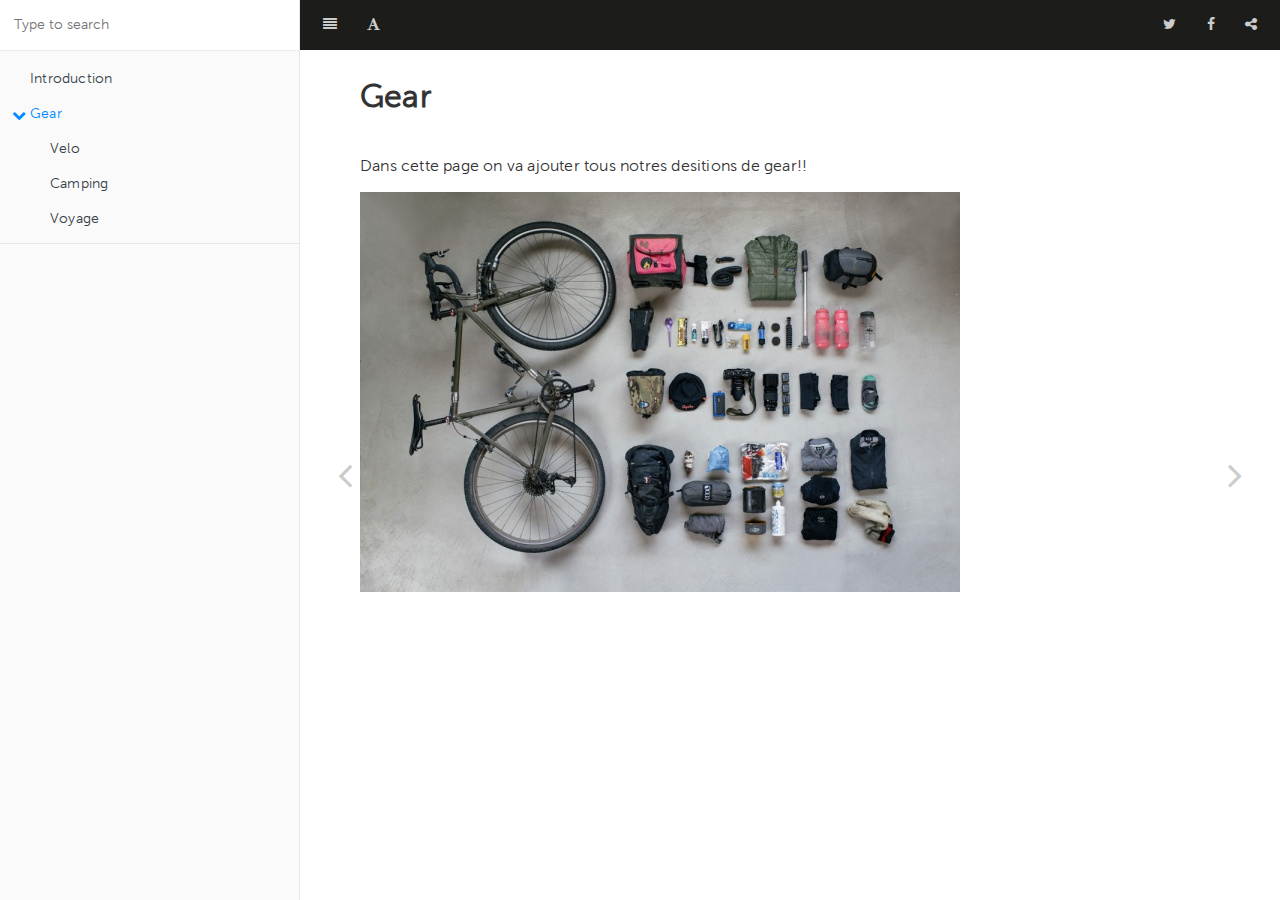
<file: Gear/index.html>
<!DOCTYPE HTML>
<html lang="" >
    <head>
        <meta charset="UTF-8">
        <meta content="text/html; charset=utf-8" http-equiv="Content-Type">
        <title>Gear · GitBook</title>
        <meta http-equiv="X-UA-Compatible" content="IE=edge" />
        <meta name="description" content="">
        <meta name="generator" content="GitBook 3.2.2">
        <meta name="author" content="Fujitsu RunMyprocess">
        
        
    
    <link rel="stylesheet" href="../gitbook/style.css">

    
            
                
                <link rel="stylesheet" href="../gitbook/gitbook-plugin-expandable-chapters/expandable-chapters.css">
                
            
                
                <link rel="stylesheet" href="../gitbook/gitbook-plugin-highlight/website.css">
                
            
                
                <link rel="stylesheet" href="../gitbook/gitbook-plugin-search/search.css">
                
            
                
                <link rel="stylesheet" href="../gitbook/gitbook-plugin-fontsettings/website.css">
                
            
        

    

    
        
        <link rel="stylesheet" href="../styles/website.css">
        
    
        
    
        
    
        
    
        
    
        
    

        
    
    
    <meta name="HandheldFriendly" content="true"/>
    <meta name="viewport" content="width=device-width, initial-scale=1, user-scalable=no">
    <meta name="apple-mobile-web-app-capable" content="yes">
    <meta name="apple-mobile-web-app-status-bar-style" content="black">
    <link rel="apple-touch-icon-precomposed" sizes="152x152" href="../gitbook/images/apple-touch-icon-precomposed-152.png">
    <link rel="shortcut icon" href="../gitbook/images/favicon.ico" type="image/x-icon">

    
    <link rel="next" href="velo.html" />
    
    
    <link rel="prev" href="../" />
    

    </head>
    <body>
        
<div class="book">
    <div class="book-summary">
        
            
<div id="book-search-input" role="search">
    <input type="text" placeholder="Type to search" />
</div>

            
                <nav role="navigation">
                


<ul class="summary">
    
    

    

    
        
        
    
        <li class="chapter " data-level="1.1" data-path="../">
            
                <a href="../">
            
                    
                    Introduction
            
                </a>
            

            
        </li>
    
        <li class="chapter active" data-level="1.2" data-path="./">
            
                <a href="./">
            
                    
                    Gear
            
                </a>
            

            
            <ul class="articles">
                
    
        <li class="chapter " data-level="1.2.1" data-path="velo.html">
            
                <a href="velo.html">
            
                    
                    Velo
            
                </a>
            

            
        </li>
    
        <li class="chapter " data-level="1.2.2" data-path="camping.html">
            
                <a href="camping.html">
            
                    
                    Camping
            
                </a>
            

            
        </li>
    
        <li class="chapter " data-level="1.2.3" data-path="voyage.html">
            
                <a href="voyage.html">
            
                    
                    Voyage
            
                </a>
            

            
        </li>
    

            </ul>
            
        </li>
    

    

    <li class="divider"></li>

    <li>
        <a href="https://www.gitbook.com" target="blank" class="gitbook-link">
            Published with GitBook
        </a>
    </li>
</ul>


                </nav>
            
        
    </div>

    <div class="book-body">
        
            <div class="body-inner">
                
                    

<div class="book-header" role="navigation">
    

    <!-- Title -->
    <h1>
        <i class="fa fa-circle-o-notch fa-spin"></i>
        <a href=".." >Gear</a>
    </h1>
</div>




                    <div class="page-wrapper" tabindex="-1" role="main">
                        <div class="page-inner">
                            
<div id="book-search-results">
    <div class="search-noresults">
    
                                <section class="normal markdown-section">
                                
                                <h1 id="gear">Gear</h1>
<p>Dans cette page on va ajouter tous notres desitions de gear!!</p>
<p><img src="../images/Gear/gear.jpg" alt="Gear"></p>

                                
                                </section>
                            
    </div>
    <div class="search-results">
        <div class="has-results">
            
            <h1 class="search-results-title"><span class='search-results-count'></span> results matching "<span class='search-query'></span>"</h1>
            <ul class="search-results-list"></ul>
            
        </div>
        <div class="no-results">
            
            <h1 class="search-results-title">No results matching "<span class='search-query'></span>"</h1>
            
        </div>
    </div>
</div>

                        </div>
                    </div>
                
            </div>

            
                
                <a href="../" class="navigation navigation-prev " aria-label="Previous page: Introduction">
                    <i class="fa fa-angle-left"></i>
                </a>
                
                
                <a href="velo.html" class="navigation navigation-next " aria-label="Next page: Velo">
                    <i class="fa fa-angle-right"></i>
                </a>
                
            
        
    </div>

    <script>
        var gitbook = gitbook || [];
        gitbook.push(function() {
            gitbook.page.hasChanged({"page":{"title":"Gear","level":"1.2","depth":1,"next":{"title":"Velo","level":"1.2.1","depth":2,"path":"Gear/velo.md","ref":"Gear/velo.md","articles":[]},"previous":{"title":"Introduction","level":"1.1","depth":1,"path":"README.md","ref":"README.md","articles":[]},"dir":"ltr"},"config":{"plugins":["expandable-chapters"],"styles":{"website":"styles/website.css","pdf":"styles/pdf.css","epub":"styles/epub.css","mobi":"styles/mobi.css","ebook":"styles/ebook.css","print":"styles/print.css"},"pluginsConfig":{"expandable-chapters":{},"highlight":{},"search":{},"lunr":{"maxIndexSize":1000000,"ignoreSpecialCharacters":false},"sharing":{"facebook":true,"twitter":true,"google":false,"weibo":false,"instapaper":false,"vk":false,"all":["facebook","google","twitter","weibo","instapaper"]},"fontsettings":{"family":"sans","size":2,"theme":"white"},"theme-default":{"styles":{"website":"styles/website.css","pdf":"styles/pdf.css","epub":"styles/epub.css","mobi":"styles/mobi.css","ebook":"styles/ebook.css","print":"styles/print.css"},"showLevel":false}},"theme":"default","author":"Fujitsu RunMyprocess","pdf":{"pageNumbers":true,"fontSize":12,"fontFamily":"Arial","paperSize":"a4","chapterMark":"pagebreak","pageBreaksBefore":"/","margin":{"right":62,"left":62,"top":56,"bottom":56}},"structure":{"langs":"LANGS.md","readme":"README.md","glossary":"GLOSSARY.md","summary":"SUMMARY.md"},"variables":{},"gitbook":"*"},"file":{"path":"Gear/index.md","mtime":"2017-02-22T13:47:49.366Z","type":"markdown"},"gitbook":{"version":"3.2.2","time":"2017-02-22T14:22:14.880Z"},"basePath":"..","book":{"language":""}});
        });
    </script>
</div>

        
    <script src="../gitbook/gitbook.js"></script>
    <script src="../gitbook/theme.js"></script>
    
        
        <script src="../gitbook/gitbook-plugin-expandable-chapters/expandable-chapters.js"></script>
        
    
        
        <script src="../gitbook/gitbook-plugin-search/search-engine.js"></script>
        
    
        
        <script src="../gitbook/gitbook-plugin-search/search.js"></script>
        
    
        
        <script src="../gitbook/gitbook-plugin-lunr/lunr.min.js"></script>
        
    
        
        <script src="../gitbook/gitbook-plugin-lunr/search-lunr.js"></script>
        
    
        
        <script src="../gitbook/gitbook-plugin-sharing/buttons.js"></script>
        
    
        
        <script src="../gitbook/gitbook-plugin-fontsettings/fontsettings.js"></script>
        
    

    </body>
</html>
</file>
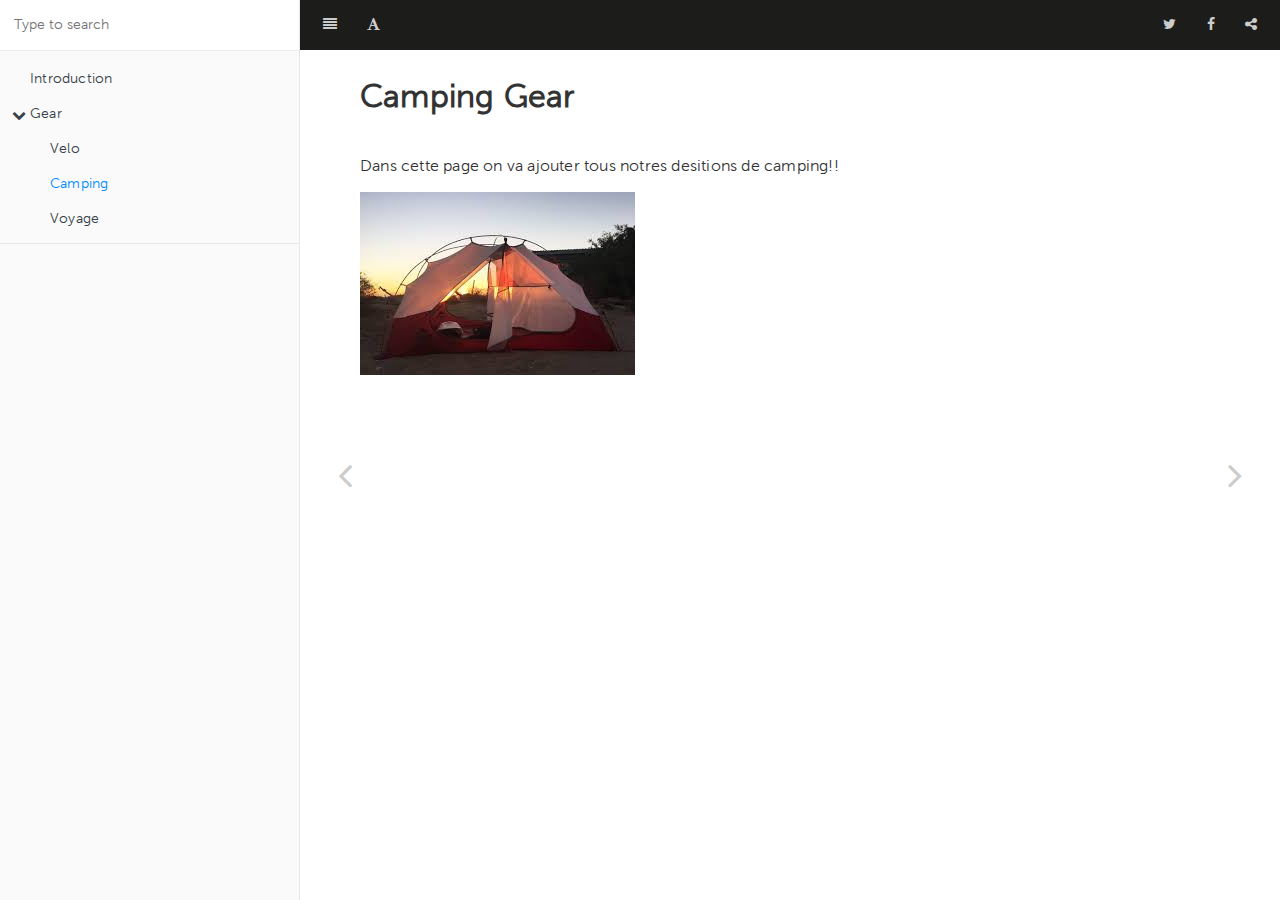
<file: Gear/camping.html>
<!DOCTYPE HTML>
<html lang="" >
    <head>
        <meta charset="UTF-8">
        <meta content="text/html; charset=utf-8" http-equiv="Content-Type">
        <title>Camping · GitBook</title>
        <meta http-equiv="X-UA-Compatible" content="IE=edge" />
        <meta name="description" content="">
        <meta name="generator" content="GitBook 3.2.2">
        <meta name="author" content="Fujitsu RunMyprocess">
        
        
    
    <link rel="stylesheet" href="../gitbook/style.css">

    
            
                
                <link rel="stylesheet" href="../gitbook/gitbook-plugin-expandable-chapters/expandable-chapters.css">
                
            
                
                <link rel="stylesheet" href="../gitbook/gitbook-plugin-highlight/website.css">
                
            
                
                <link rel="stylesheet" href="../gitbook/gitbook-plugin-search/search.css">
                
            
                
                <link rel="stylesheet" href="../gitbook/gitbook-plugin-fontsettings/website.css">
                
            
        

    

    
        
        <link rel="stylesheet" href="../styles/website.css">
        
    
        
    
        
    
        
    
        
    
        
    

        
    
    
    <meta name="HandheldFriendly" content="true"/>
    <meta name="viewport" content="width=device-width, initial-scale=1, user-scalable=no">
    <meta name="apple-mobile-web-app-capable" content="yes">
    <meta name="apple-mobile-web-app-status-bar-style" content="black">
    <link rel="apple-touch-icon-precomposed" sizes="152x152" href="../gitbook/images/apple-touch-icon-precomposed-152.png">
    <link rel="shortcut icon" href="../gitbook/images/favicon.ico" type="image/x-icon">

    
    <link rel="next" href="voyage.html" />
    
    
    <link rel="prev" href="velo.html" />
    

    </head>
    <body>
        
<div class="book">
    <div class="book-summary">
        
            
<div id="book-search-input" role="search">
    <input type="text" placeholder="Type to search" />
</div>

            
                <nav role="navigation">
                


<ul class="summary">
    
    

    

    
        
        
    
        <li class="chapter " data-level="1.1" data-path="../">
            
                <a href="../">
            
                    
                    Introduction
            
                </a>
            

            
        </li>
    
        <li class="chapter " data-level="1.2" data-path="./">
            
                <a href="./">
            
                    
                    Gear
            
                </a>
            

            
            <ul class="articles">
                
    
        <li class="chapter " data-level="1.2.1" data-path="velo.html">
            
                <a href="velo.html">
            
                    
                    Velo
            
                </a>
            

            
        </li>
    
        <li class="chapter active" data-level="1.2.2" data-path="camping.html">
            
                <a href="camping.html">
            
                    
                    Camping
            
                </a>
            

            
        </li>
    
        <li class="chapter " data-level="1.2.3" data-path="voyage.html">
            
                <a href="voyage.html">
            
                    
                    Voyage
            
                </a>
            

            
        </li>
    

            </ul>
            
        </li>
    

    

    <li class="divider"></li>

    <li>
        <a href="https://www.gitbook.com" target="blank" class="gitbook-link">
            Published with GitBook
        </a>
    </li>
</ul>


                </nav>
            
        
    </div>

    <div class="book-body">
        
            <div class="body-inner">
                
                    

<div class="book-header" role="navigation">
    

    <!-- Title -->
    <h1>
        <i class="fa fa-circle-o-notch fa-spin"></i>
        <a href=".." >Camping</a>
    </h1>
</div>




                    <div class="page-wrapper" tabindex="-1" role="main">
                        <div class="page-inner">
                            
<div id="book-search-results">
    <div class="search-noresults">
    
                                <section class="normal markdown-section">
                                
                                <h1 id="camping-gear">Camping Gear</h1>
<p>Dans cette page on va ajouter tous notres desitions de camping!!</p>
<p><img src="../images/Gear/elixir3.jpg" alt="Gear"></p>

                                
                                </section>
                            
    </div>
    <div class="search-results">
        <div class="has-results">
            
            <h1 class="search-results-title"><span class='search-results-count'></span> results matching "<span class='search-query'></span>"</h1>
            <ul class="search-results-list"></ul>
            
        </div>
        <div class="no-results">
            
            <h1 class="search-results-title">No results matching "<span class='search-query'></span>"</h1>
            
        </div>
    </div>
</div>

                        </div>
                    </div>
                
            </div>

            
                
                <a href="velo.html" class="navigation navigation-prev " aria-label="Previous page: Velo">
                    <i class="fa fa-angle-left"></i>
                </a>
                
                
                <a href="voyage.html" class="navigation navigation-next " aria-label="Next page: Voyage">
                    <i class="fa fa-angle-right"></i>
                </a>
                
            
        
    </div>

    <script>
        var gitbook = gitbook || [];
        gitbook.push(function() {
            gitbook.page.hasChanged({"page":{"title":"Camping","level":"1.2.2","depth":2,"next":{"title":"Voyage","level":"1.2.3","depth":2,"path":"Gear/voyage.md","ref":"Gear/voyage.md","articles":[]},"previous":{"title":"Velo","level":"1.2.1","depth":2,"path":"Gear/velo.md","ref":"Gear/velo.md","articles":[]},"dir":"ltr"},"config":{"plugins":["expandable-chapters"],"styles":{"website":"styles/website.css","pdf":"styles/pdf.css","epub":"styles/epub.css","mobi":"styles/mobi.css","ebook":"styles/ebook.css","print":"styles/print.css"},"pluginsConfig":{"expandable-chapters":{},"highlight":{},"search":{},"lunr":{"maxIndexSize":1000000,"ignoreSpecialCharacters":false},"sharing":{"facebook":true,"twitter":true,"google":false,"weibo":false,"instapaper":false,"vk":false,"all":["facebook","google","twitter","weibo","instapaper"]},"fontsettings":{"family":"sans","size":2,"theme":"white"},"theme-default":{"styles":{"website":"styles/website.css","pdf":"styles/pdf.css","epub":"styles/epub.css","mobi":"styles/mobi.css","ebook":"styles/ebook.css","print":"styles/print.css"},"showLevel":false}},"theme":"default","author":"Fujitsu RunMyprocess","pdf":{"pageNumbers":true,"fontSize":12,"fontFamily":"Arial","paperSize":"a4","chapterMark":"pagebreak","pageBreaksBefore":"/","margin":{"right":62,"left":62,"top":56,"bottom":56}},"structure":{"langs":"LANGS.md","readme":"README.md","glossary":"GLOSSARY.md","summary":"SUMMARY.md"},"variables":{},"gitbook":"*"},"file":{"path":"Gear/camping.md","mtime":"2017-02-22T14:04:28.243Z","type":"markdown"},"gitbook":{"version":"3.2.2","time":"2017-02-22T14:22:14.880Z"},"basePath":"..","book":{"language":""}});
        });
    </script>
</div>

        
    <script src="../gitbook/gitbook.js"></script>
    <script src="../gitbook/theme.js"></script>
    
        
        <script src="../gitbook/gitbook-plugin-expandable-chapters/expandable-chapters.js"></script>
        
    
        
        <script src="../gitbook/gitbook-plugin-search/search-engine.js"></script>
        
    
        
        <script src="../gitbook/gitbook-plugin-search/search.js"></script>
        
    
        
        <script src="../gitbook/gitbook-plugin-lunr/lunr.min.js"></script>
        
    
        
        <script src="../gitbook/gitbook-plugin-lunr/search-lunr.js"></script>
        
    
        
        <script src="../gitbook/gitbook-plugin-sharing/buttons.js"></script>
        
    
        
        <script src="../gitbook/gitbook-plugin-fontsettings/fontsettings.js"></script>
        
    

    </body>
</html>
</file>
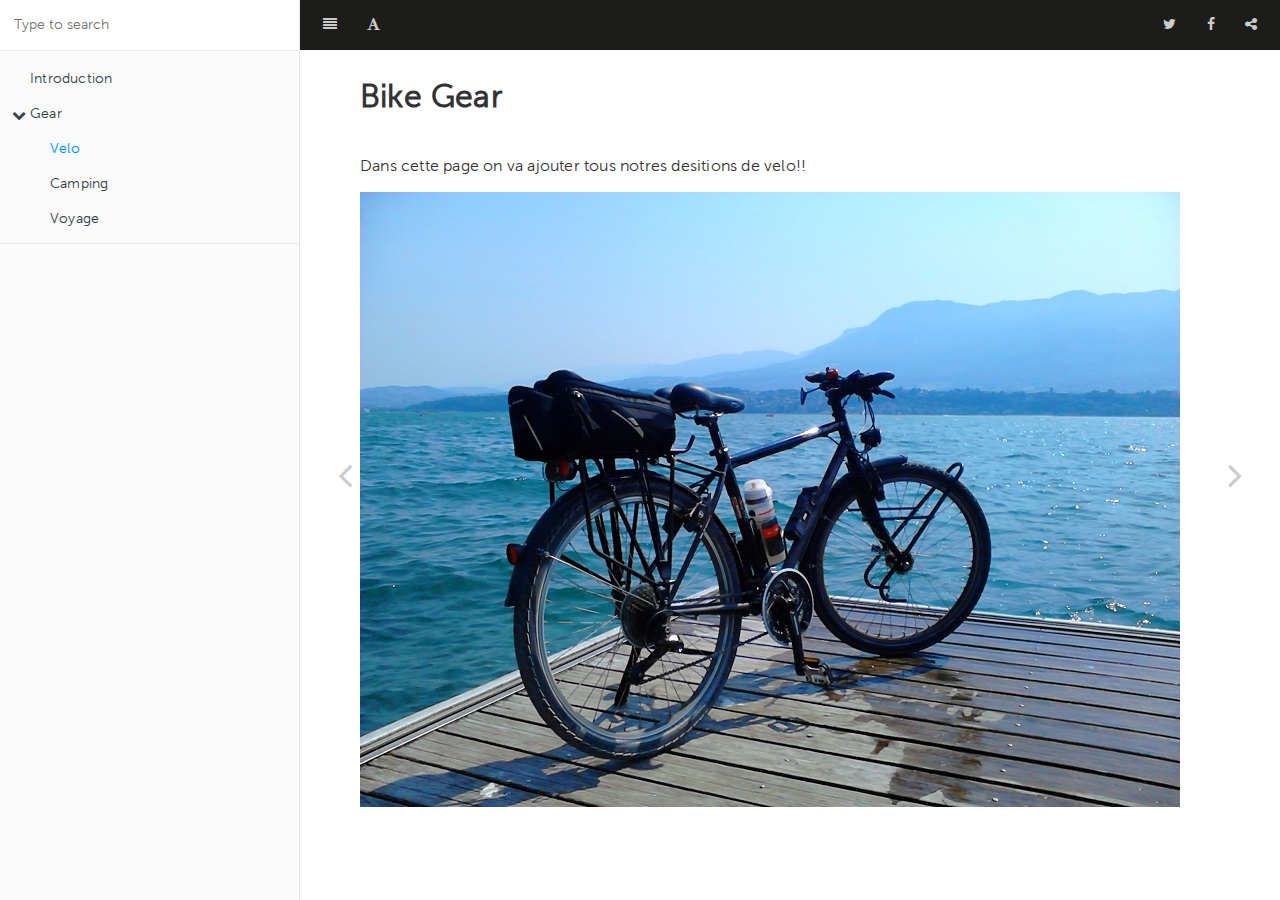
<file: Gear/velo.html>
<!DOCTYPE HTML>
<html lang="" >
    <head>
        <meta charset="UTF-8">
        <meta content="text/html; charset=utf-8" http-equiv="Content-Type">
        <title>Velo · GitBook</title>
        <meta http-equiv="X-UA-Compatible" content="IE=edge" />
        <meta name="description" content="">
        <meta name="generator" content="GitBook 3.2.2">
        <meta name="author" content="Fujitsu RunMyprocess">
        
        
    
    <link rel="stylesheet" href="../gitbook/style.css">

    
            
                
                <link rel="stylesheet" href="../gitbook/gitbook-plugin-expandable-chapters/expandable-chapters.css">
                
            
                
                <link rel="stylesheet" href="../gitbook/gitbook-plugin-highlight/website.css">
                
            
                
                <link rel="stylesheet" href="../gitbook/gitbook-plugin-search/search.css">
                
            
                
                <link rel="stylesheet" href="../gitbook/gitbook-plugin-fontsettings/website.css">
                
            
        

    

    
        
        <link rel="stylesheet" href="../styles/website.css">
        
    
        
    
        
    
        
    
        
    
        
    

        
    
    
    <meta name="HandheldFriendly" content="true"/>
    <meta name="viewport" content="width=device-width, initial-scale=1, user-scalable=no">
    <meta name="apple-mobile-web-app-capable" content="yes">
    <meta name="apple-mobile-web-app-status-bar-style" content="black">
    <link rel="apple-touch-icon-precomposed" sizes="152x152" href="../gitbook/images/apple-touch-icon-precomposed-152.png">
    <link rel="shortcut icon" href="../gitbook/images/favicon.ico" type="image/x-icon">

    
    <link rel="next" href="camping.html" />
    
    
    <link rel="prev" href="./" />
    

    </head>
    <body>
        
<div class="book">
    <div class="book-summary">
        
            
<div id="book-search-input" role="search">
    <input type="text" placeholder="Type to search" />
</div>

            
                <nav role="navigation">
                


<ul class="summary">
    
    

    

    
        
        
    
        <li class="chapter " data-level="1.1" data-path="../">
            
                <a href="../">
            
                    
                    Introduction
            
                </a>
            

            
        </li>
    
        <li class="chapter " data-level="1.2" data-path="./">
            
                <a href="./">
            
                    
                    Gear
            
                </a>
            

            
            <ul class="articles">
                
    
        <li class="chapter active" data-level="1.2.1" data-path="velo.html">
            
                <a href="velo.html">
            
                    
                    Velo
            
                </a>
            

            
        </li>
    
        <li class="chapter " data-level="1.2.2" data-path="camping.html">
            
                <a href="camping.html">
            
                    
                    Camping
            
                </a>
            

            
        </li>
    
        <li class="chapter " data-level="1.2.3" data-path="voyage.html">
            
                <a href="voyage.html">
            
                    
                    Voyage
            
                </a>
            

            
        </li>
    

            </ul>
            
        </li>
    

    

    <li class="divider"></li>

    <li>
        <a href="https://www.gitbook.com" target="blank" class="gitbook-link">
            Published with GitBook
        </a>
    </li>
</ul>


                </nav>
            
        
    </div>

    <div class="book-body">
        
            <div class="body-inner">
                
                    

<div class="book-header" role="navigation">
    

    <!-- Title -->
    <h1>
        <i class="fa fa-circle-o-notch fa-spin"></i>
        <a href=".." >Velo</a>
    </h1>
</div>




                    <div class="page-wrapper" tabindex="-1" role="main">
                        <div class="page-inner">
                            
<div id="book-search-results">
    <div class="search-noresults">
    
                                <section class="normal markdown-section">
                                
                                <h1 id="bike-gear">Bike Gear</h1>
<p>Dans cette page on va ajouter tous notres desitions de velo!!</p>
<p><img src="../images/Gear/tx400.jpg" alt="TX-400"></p>

                                
                                </section>
                            
    </div>
    <div class="search-results">
        <div class="has-results">
            
            <h1 class="search-results-title"><span class='search-results-count'></span> results matching "<span class='search-query'></span>"</h1>
            <ul class="search-results-list"></ul>
            
        </div>
        <div class="no-results">
            
            <h1 class="search-results-title">No results matching "<span class='search-query'></span>"</h1>
            
        </div>
    </div>
</div>

                        </div>
                    </div>
                
            </div>

            
                
                <a href="./" class="navigation navigation-prev " aria-label="Previous page: Gear">
                    <i class="fa fa-angle-left"></i>
                </a>
                
                
                <a href="camping.html" class="navigation navigation-next " aria-label="Next page: Camping">
                    <i class="fa fa-angle-right"></i>
                </a>
                
            
        
    </div>

    <script>
        var gitbook = gitbook || [];
        gitbook.push(function() {
            gitbook.page.hasChanged({"page":{"title":"Velo","level":"1.2.1","depth":2,"next":{"title":"Camping","level":"1.2.2","depth":2,"path":"Gear/camping.md","ref":"Gear/camping.md","articles":[]},"previous":{"title":"Gear","level":"1.2","depth":1,"path":"Gear/index.md","ref":"Gear/index.md","articles":[{"title":"Velo","level":"1.2.1","depth":2,"path":"Gear/velo.md","ref":"Gear/velo.md","articles":[]},{"title":"Camping","level":"1.2.2","depth":2,"path":"Gear/camping.md","ref":"Gear/camping.md","articles":[]},{"title":"Voyage","level":"1.2.3","depth":2,"path":"Gear/voyage.md","ref":"Gear/voyage.md","articles":[]}]},"dir":"ltr"},"config":{"plugins":["expandable-chapters"],"styles":{"website":"styles/website.css","pdf":"styles/pdf.css","epub":"styles/epub.css","mobi":"styles/mobi.css","ebook":"styles/ebook.css","print":"styles/print.css"},"pluginsConfig":{"expandable-chapters":{},"highlight":{},"search":{},"lunr":{"maxIndexSize":1000000,"ignoreSpecialCharacters":false},"sharing":{"facebook":true,"twitter":true,"google":false,"weibo":false,"instapaper":false,"vk":false,"all":["facebook","google","twitter","weibo","instapaper"]},"fontsettings":{"family":"sans","size":2,"theme":"white"},"theme-default":{"styles":{"website":"styles/website.css","pdf":"styles/pdf.css","epub":"styles/epub.css","mobi":"styles/mobi.css","ebook":"styles/ebook.css","print":"styles/print.css"},"showLevel":false}},"theme":"default","author":"Fujitsu RunMyprocess","pdf":{"pageNumbers":true,"fontSize":12,"fontFamily":"Arial","paperSize":"a4","chapterMark":"pagebreak","pageBreaksBefore":"/","margin":{"right":62,"left":62,"top":56,"bottom":56}},"structure":{"langs":"LANGS.md","readme":"README.md","glossary":"GLOSSARY.md","summary":"SUMMARY.md"},"variables":{},"gitbook":"*"},"file":{"path":"Gear/velo.md","mtime":"2017-02-22T14:04:47.528Z","type":"markdown"},"gitbook":{"version":"3.2.2","time":"2017-02-22T14:22:14.880Z"},"basePath":"..","book":{"language":""}});
        });
    </script>
</div>

        
    <script src="../gitbook/gitbook.js"></script>
    <script src="../gitbook/theme.js"></script>
    
        
        <script src="../gitbook/gitbook-plugin-expandable-chapters/expandable-chapters.js"></script>
        
    
        
        <script src="../gitbook/gitbook-plugin-search/search-engine.js"></script>
        
    
        
        <script src="../gitbook/gitbook-plugin-search/search.js"></script>
        
    
        
        <script src="../gitbook/gitbook-plugin-lunr/lunr.min.js"></script>
        
    
        
        <script src="../gitbook/gitbook-plugin-lunr/search-lunr.js"></script>
        
    
        
        <script src="../gitbook/gitbook-plugin-sharing/buttons.js"></script>
        
    
        
        <script src="../gitbook/gitbook-plugin-fontsettings/fontsettings.js"></script>
        
    

    </body>
</html>
</file>
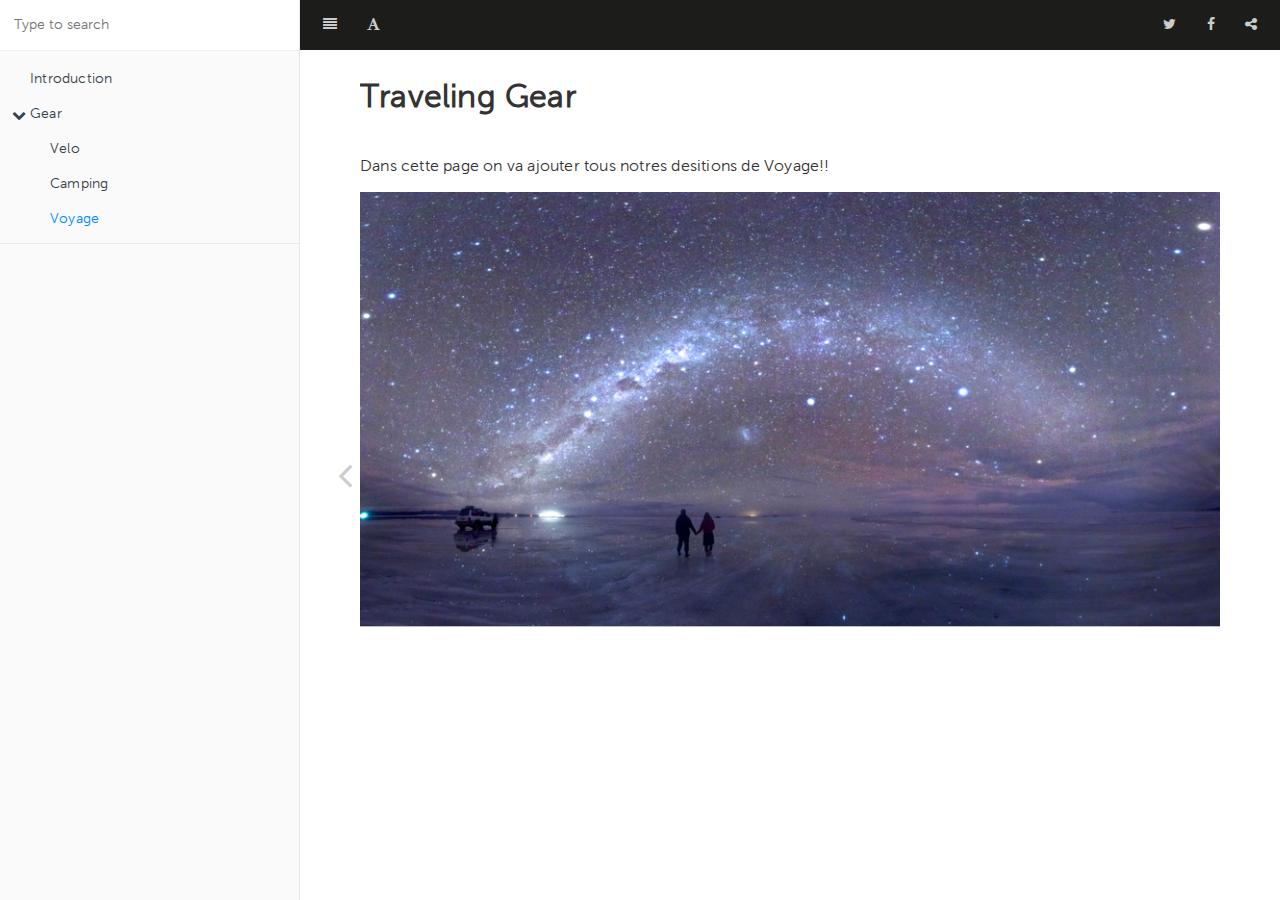
<file: Gear/voyage.html>
<!DOCTYPE HTML>
<html lang="" >
    <head>
        <meta charset="UTF-8">
        <meta content="text/html; charset=utf-8" http-equiv="Content-Type">
        <title>Voyage · GitBook</title>
        <meta http-equiv="X-UA-Compatible" content="IE=edge" />
        <meta name="description" content="">
        <meta name="generator" content="GitBook 3.2.2">
        <meta name="author" content="Fujitsu RunMyprocess">
        
        
    
    <link rel="stylesheet" href="../gitbook/style.css">

    
            
                
                <link rel="stylesheet" href="../gitbook/gitbook-plugin-expandable-chapters/expandable-chapters.css">
                
            
                
                <link rel="stylesheet" href="../gitbook/gitbook-plugin-highlight/website.css">
                
            
                
                <link rel="stylesheet" href="../gitbook/gitbook-plugin-search/search.css">
                
            
                
                <link rel="stylesheet" href="../gitbook/gitbook-plugin-fontsettings/website.css">
                
            
        

    

    
        
        <link rel="stylesheet" href="../styles/website.css">
        
    
        
    
        
    
        
    
        
    
        
    

        
    
    
    <meta name="HandheldFriendly" content="true"/>
    <meta name="viewport" content="width=device-width, initial-scale=1, user-scalable=no">
    <meta name="apple-mobile-web-app-capable" content="yes">
    <meta name="apple-mobile-web-app-status-bar-style" content="black">
    <link rel="apple-touch-icon-precomposed" sizes="152x152" href="../gitbook/images/apple-touch-icon-precomposed-152.png">
    <link rel="shortcut icon" href="../gitbook/images/favicon.ico" type="image/x-icon">

    
    
    <link rel="prev" href="camping.html" />
    

    </head>
    <body>
        
<div class="book">
    <div class="book-summary">
        
            
<div id="book-search-input" role="search">
    <input type="text" placeholder="Type to search" />
</div>

            
                <nav role="navigation">
                


<ul class="summary">
    
    

    

    
        
        
    
        <li class="chapter " data-level="1.1" data-path="../">
            
                <a href="../">
            
                    
                    Introduction
            
                </a>
            

            
        </li>
    
        <li class="chapter " data-level="1.2" data-path="./">
            
                <a href="./">
            
                    
                    Gear
            
                </a>
            

            
            <ul class="articles">
                
    
        <li class="chapter " data-level="1.2.1" data-path="velo.html">
            
                <a href="velo.html">
            
                    
                    Velo
            
                </a>
            

            
        </li>
    
        <li class="chapter " data-level="1.2.2" data-path="camping.html">
            
                <a href="camping.html">
            
                    
                    Camping
            
                </a>
            

            
        </li>
    
        <li class="chapter active" data-level="1.2.3" data-path="voyage.html">
            
                <a href="voyage.html">
            
                    
                    Voyage
            
                </a>
            

            
        </li>
    

            </ul>
            
        </li>
    

    

    <li class="divider"></li>

    <li>
        <a href="https://www.gitbook.com" target="blank" class="gitbook-link">
            Published with GitBook
        </a>
    </li>
</ul>


                </nav>
            
        
    </div>

    <div class="book-body">
        
            <div class="body-inner">
                
                    

<div class="book-header" role="navigation">
    

    <!-- Title -->
    <h1>
        <i class="fa fa-circle-o-notch fa-spin"></i>
        <a href=".." >Voyage</a>
    </h1>
</div>




                    <div class="page-wrapper" tabindex="-1" role="main">
                        <div class="page-inner">
                            
<div id="book-search-results">
    <div class="search-noresults">
    
                                <section class="normal markdown-section">
                                
                                <h1 id="traveling-gear">Traveling Gear</h1>
<p>Dans cette page on va ajouter tous notres desitions de Voyage!!</p>
<p><img src="../images/Gear/uyuniNuit.jpg" alt="Gear"></p>

                                
                                </section>
                            
    </div>
    <div class="search-results">
        <div class="has-results">
            
            <h1 class="search-results-title"><span class='search-results-count'></span> results matching "<span class='search-query'></span>"</h1>
            <ul class="search-results-list"></ul>
            
        </div>
        <div class="no-results">
            
            <h1 class="search-results-title">No results matching "<span class='search-query'></span>"</h1>
            
        </div>
    </div>
</div>

                        </div>
                    </div>
                
            </div>

            
                
                <a href="camping.html" class="navigation navigation-prev navigation-unique" aria-label="Previous page: Camping">
                    <i class="fa fa-angle-left"></i>
                </a>
                
                
            
        
    </div>

    <script>
        var gitbook = gitbook || [];
        gitbook.push(function() {
            gitbook.page.hasChanged({"page":{"title":"Voyage","level":"1.2.3","depth":2,"previous":{"title":"Camping","level":"1.2.2","depth":2,"path":"Gear/camping.md","ref":"Gear/camping.md","articles":[]},"dir":"ltr"},"config":{"plugins":["expandable-chapters"],"styles":{"website":"styles/website.css","pdf":"styles/pdf.css","epub":"styles/epub.css","mobi":"styles/mobi.css","ebook":"styles/ebook.css","print":"styles/print.css"},"pluginsConfig":{"expandable-chapters":{},"highlight":{},"search":{},"lunr":{"maxIndexSize":1000000,"ignoreSpecialCharacters":false},"sharing":{"facebook":true,"twitter":true,"google":false,"weibo":false,"instapaper":false,"vk":false,"all":["facebook","google","twitter","weibo","instapaper"]},"fontsettings":{"family":"sans","size":2,"theme":"white"},"theme-default":{"styles":{"website":"styles/website.css","pdf":"styles/pdf.css","epub":"styles/epub.css","mobi":"styles/mobi.css","ebook":"styles/ebook.css","print":"styles/print.css"},"showLevel":false}},"theme":"default","author":"Fujitsu RunMyprocess","pdf":{"pageNumbers":true,"fontSize":12,"fontFamily":"Arial","paperSize":"a4","chapterMark":"pagebreak","pageBreaksBefore":"/","margin":{"right":62,"left":62,"top":56,"bottom":56}},"structure":{"langs":"LANGS.md","readme":"README.md","glossary":"GLOSSARY.md","summary":"SUMMARY.md"},"variables":{},"gitbook":"*"},"file":{"path":"Gear/voyage.md","mtime":"2017-02-22T14:04:13.888Z","type":"markdown"},"gitbook":{"version":"3.2.2","time":"2017-02-22T14:22:14.880Z"},"basePath":"..","book":{"language":""}});
        });
    </script>
</div>

        
    <script src="../gitbook/gitbook.js"></script>
    <script src="../gitbook/theme.js"></script>
    
        
        <script src="../gitbook/gitbook-plugin-expandable-chapters/expandable-chapters.js"></script>
        
    
        
        <script src="../gitbook/gitbook-plugin-search/search-engine.js"></script>
        
    
        
        <script src="../gitbook/gitbook-plugin-search/search.js"></script>
        
    
        
        <script src="../gitbook/gitbook-plugin-lunr/lunr.min.js"></script>
        
    
        
        <script src="../gitbook/gitbook-plugin-lunr/search-lunr.js"></script>
        
    
        
        <script src="../gitbook/gitbook-plugin-sharing/buttons.js"></script>
        
    
        
        <script src="../gitbook/gitbook-plugin-fontsettings/fontsettings.js"></script>
        
    

    </body>
</html>
</file>
<file: gitbook/gitbook-plugin-expandable-chapters/expandable-chapters.css>
.book .book-summary .chapter > .articles {
	overflow: hidden;
	max-height: 0px;
}

.book .book-summary .chapter.expanded > .articles {
	max-height: 9999px;
}

.book .book-summary .exc-trigger {
	position: absolute;
  	left: 12px;
  	top: 12px;
}

.book .book-summary ul.summary li a,
.book .book-summary ul.summary li span {
	padding-left: 30px;
	cursor: pointer;
}

.book .book-summary .exc-trigger:before {
  	content: "\f054";
}

.book .book-summary .expanded > a .exc-trigger:before,
.book .book-summary .expanded > span .exc-trigger:before {
	content: "\f078";
}
</file>
<file: gitbook/gitbook-plugin-highlight/website.css>
.book .book-body .page-wrapper .page-inner section.normal pre,
.book .book-body .page-wrapper .page-inner section.normal code {
  /* http://jmblog.github.com/color-themes-for-google-code-highlightjs */
  /* Tomorrow Comment */
  /* Tomorrow Red */
  /* Tomorrow Orange */
  /* Tomorrow Yellow */
  /* Tomorrow Green */
  /* Tomorrow Aqua */
  /* Tomorrow Blue */
  /* Tomorrow Purple */
}
.book .book-body .page-wrapper .page-inner section.normal pre .hljs-comment,
.book .book-body .page-wrapper .page-inner section.normal code .hljs-comment,
.book .book-body .page-wrapper .page-inner section.normal pre .hljs-title,
.book .book-body .page-wrapper .page-inner section.normal code .hljs-title {
  color: #8e908c;
}
.book .book-body .page-wrapper .page-inner section.normal pre .hljs-variable,
.book .book-body .page-wrapper .page-inner section.normal code .hljs-variable,
.book .book-body .page-wrapper .page-inner section.normal pre .hljs-attribute,
.book .book-body .page-wrapper .page-inner section.normal code .hljs-attribute,
.book .book-body .page-wrapper .page-inner section.normal pre .hljs-tag,
.book .book-body .page-wrapper .page-inner section.normal code .hljs-tag,
.book .book-body .page-wrapper .page-inner section.normal pre .hljs-regexp,
.book .book-body .page-wrapper .page-inner section.normal code .hljs-regexp,
.book .book-body .page-wrapper .page-inner section.normal pre .hljs-deletion,
.book .book-body .page-wrapper .page-inner section.normal code .hljs-deletion,
.book .book-body .page-wrapper .page-inner section.normal pre .ruby .hljs-constant,
.book .book-body .page-wrapper .page-inner section.normal code .ruby .hljs-constant,
.book .book-body .page-wrapper .page-inner section.normal pre .xml .hljs-tag .hljs-title,
.book .book-body .page-wrapper .page-inner section.normal code .xml .hljs-tag .hljs-title,
.book .book-body .page-wrapper .page-inner section.normal pre .xml .hljs-pi,
.book .book-body .page-wrapper .page-inner section.normal code .xml .hljs-pi,
.book .book-body .page-wrapper .page-inner section.normal pre .xml .hljs-doctype,
.book .book-body .page-wrapper .page-inner section.normal code .xml .hljs-doctype,
.book .book-body .page-wrapper .page-inner section.normal pre .html .hljs-doctype,
.book .book-body .page-wrapper .page-inner section.normal code .html .hljs-doctype,
.book .book-body .page-wrapper .page-inner section.normal pre .css .hljs-id,
.book .book-body .page-wrapper .page-inner section.normal code .css .hljs-id,
.book .book-body .page-wrapper .page-inner section.normal pre .css .hljs-class,
.book .book-body .page-wrapper .page-inner section.normal code .css .hljs-class,
.book .book-body .page-wrapper .page-inner section.normal pre .css .hljs-pseudo,
.book .book-body .page-wrapper .page-inner section.normal code .css .hljs-pseudo {
  color: #c82829;
}
.book .book-body .page-wrapper .page-inner section.normal pre .hljs-number,
.book .book-body .page-wrapper .page-inner section.normal code .hljs-number,
.book .book-body .page-wrapper .page-inner section.normal pre .hljs-preprocessor,
.book .book-body .page-wrapper .page-inner section.normal code .hljs-preprocessor,
.book .book-body .page-wrapper .page-inner section.normal pre .hljs-pragma,
.book .book-body .page-wrapper .page-inner section.normal code .hljs-pragma,
.book .book-body .page-wrapper .page-inner section.normal pre .hljs-built_in,
.book .book-body .page-wrapper .page-inner section.normal code .hljs-built_in,
.book .book-body .page-wrapper .page-inner section.normal pre .hljs-literal,
.book .book-body .page-wrapper .page-inner section.normal code .hljs-literal,
.book .book-body .page-wrapper .page-inner section.normal pre .hljs-params,
.book .book-body .page-wrapper .page-inner section.normal code .hljs-params,
.book .book-body .page-wrapper .page-inner section.normal pre .hljs-constant,
.book .book-body .page-wrapper .page-inner section.normal code .hljs-constant {
  color: #f5871f;
}
.book .book-body .page-wrapper .page-inner section.normal pre .ruby .hljs-class .hljs-title,
.book .book-body .page-wrapper .page-inner section.normal code .ruby .hljs-class .hljs-title,
.book .book-body .page-wrapper .page-inner section.normal pre .css .hljs-rules .hljs-attribute,
.book .book-body .page-wrapper .page-inner section.normal code .css .hljs-rules .hljs-attribute {
  color: #eab700;
}
.book .book-body .page-wrapper .page-inner section.normal pre .hljs-string,
.book .book-body .page-wrapper .page-inner section.normal code .hljs-string,
.book .book-body .page-wrapper .page-inner section.normal pre .hljs-value,
.book .book-body .page-wrapper .page-inner section.normal code .hljs-value,
.book .book-body .page-wrapper .page-inner section.normal pre .hljs-inheritance,
.book .book-body .page-wrapper .page-inner section.normal code .hljs-inheritance,
.book .book-body .page-wrapper .page-inner section.normal pre .hljs-header,
.book .book-body .page-wrapper .page-inner section.normal code .hljs-header,
.book .book-body .page-wrapper .page-inner section.normal pre .hljs-addition,
.book .book-body .page-wrapper .page-inner section.normal code .hljs-addition,
.book .book-body .page-wrapper .page-inner section.normal pre .ruby .hljs-symbol,
.book .book-body .page-wrapper .page-inner section.normal code .ruby .hljs-symbol,
.book .book-body .page-wrapper .page-inner section.normal pre .xml .hljs-cdata,
.book .book-body .page-wrapper .page-inner section.normal code .xml .hljs-cdata {
  color: #718c00;
}
.book .book-body .page-wrapper .page-inner section.normal pre .css .hljs-hexcolor,
.book .book-body .page-wrapper .page-inner section.normal code .css .hljs-hexcolor {
  color: #3e999f;
}
.book .book-body .page-wrapper .page-inner section.normal pre .hljs-function,
.book .book-body .page-wrapper .page-inner section.normal code .hljs-function,
.book .book-body .page-wrapper .page-inner section.normal pre .python .hljs-decorator,
.book .book-body .page-wrapper .page-inner section.normal code .python .hljs-decorator,
.book .book-body .page-wrapper .page-inner section.normal pre .python .hljs-title,
.book .book-body .page-wrapper .page-inner section.normal code .python .hljs-title,
.book .book-body .page-wrapper .page-inner section.normal pre .ruby .hljs-function .hljs-title,
.book .book-body .page-wrapper .page-inner section.normal code .ruby .hljs-function .hljs-title,
.book .book-body .page-wrapper .page-inner section.normal pre .ruby .hljs-title .hljs-keyword,
.book .book-body .page-wrapper .page-inner section.normal code .ruby .hljs-title .hljs-keyword,
.book .book-body .page-wrapper .page-inner section.normal pre .perl .hljs-sub,
.book .book-body .page-wrapper .page-inner section.normal code .perl .hljs-sub,
.book .book-body .page-wrapper .page-inner section.normal pre .javascript .hljs-title,
.book .book-body .page-wrapper .page-inner section.normal code .javascript .hljs-title,
.book .book-body .page-wrapper .page-inner section.normal pre .coffeescript .hljs-title,
.book .book-body .page-wrapper .page-inner section.normal code .coffeescript .hljs-title {
  color: #4271ae;
}
.book .book-body .page-wrapper .page-inner section.normal pre .hljs-keyword,
.book .book-body .page-wrapper .page-inner section.normal code .hljs-keyword,
.book .book-body .page-wrapper .page-inner section.normal pre .javascript .hljs-function,
.book .book-body .page-wrapper .page-inner section.normal code .javascript .hljs-function {
  color: #8959a8;
}
.book .book-body .page-wrapper .page-inner section.normal pre .hljs,
.book .book-body .page-wrapper .page-inner section.normal code .hljs {
  display: block;
  background: white;
  color: #4d4d4c;
  padding: 0.5em;
}
.book .book-body .page-wrapper .page-inner section.normal pre .coffeescript .javascript,
.book .book-body .page-wrapper .page-inner section.normal code .coffeescript .javascript,
.book .book-body .page-wrapper .page-inner section.normal pre .javascript .xml,
.book .book-body .page-wrapper .page-inner section.normal code .javascript .xml,
.book .book-body .page-wrapper .page-inner section.normal pre .tex .hljs-formula,
.book .book-body .page-wrapper .page-inner section.normal code .tex .hljs-formula,
.book .book-body .page-wrapper .page-inner section.normal pre .xml .javascript,
.book .book-body .page-wrapper .page-inner section.normal code .xml .javascript,
.book .book-body .page-wrapper .page-inner section.normal pre .xml .vbscript,
.book .book-body .page-wrapper .page-inner section.normal code .xml .vbscript,
.book .book-body .page-wrapper .page-inner section.normal pre .xml .css,
.book .book-body .page-wrapper .page-inner section.normal code .xml .css,
.book .book-body .page-wrapper .page-inner section.normal pre .xml .hljs-cdata,
.book .book-body .page-wrapper .page-inner section.normal code .xml .hljs-cdata {
  opacity: 0.5;
}
.book.color-theme-1 .book-body .page-wrapper .page-inner section.normal pre,
.book.color-theme-1 .book-body .page-wrapper .page-inner section.normal code {
  /*

Orginal Style from ethanschoonover.com/solarized (c) Jeremy Hull <sourdrums@gmail.com>

*/
  /* Solarized Green */
  /* Solarized Cyan */
  /* Solarized Blue */
  /* Solarized Yellow */
  /* Solarized Orange */
  /* Solarized Red */
  /* Solarized Violet */
}
.book.color-theme-1 .book-body .page-wrapper .page-inner section.normal pre .hljs,
.book.color-theme-1 .book-body .page-wrapper .page-inner section.normal code .hljs {
  display: block;
  padding: 0.5em;
  background: #fdf6e3;
  color: #657b83;
}
.book.color-theme-1 .book-body .page-wrapper .page-inner section.normal pre .hljs-comment,
.book.color-theme-1 .book-body .page-wrapper .page-inner section.normal code .hljs-comment,
.book.color-theme-1 .book-body .page-wrapper .page-inner section.normal pre .hljs-template_comment,
.book.color-theme-1 .book-body .page-wrapper .page-inner section.normal code .hljs-template_comment,
.book.color-theme-1 .book-body .page-wrapper .page-inner section.normal pre .diff .hljs-header,
.book.color-theme-1 .book-body .page-wrapper .page-inner section.normal code .diff .hljs-header,
.book.color-theme-1 .book-body .page-wrapper .page-inner section.normal pre .hljs-doctype,
.book.color-theme-1 .book-body .page-wrapper .page-inner section.normal code .hljs-doctype,
.book.color-theme-1 .book-body .page-wrapper .page-inner section.normal pre .hljs-pi,
.book.color-theme-1 .book-body .page-wrapper .page-inner section.normal code .hljs-pi,
.book.color-theme-1 .book-body .page-wrapper .page-inner section.normal pre .lisp .hljs-string,
.book.color-theme-1 .book-body .page-wrapper .page-inner section.normal code .lisp .hljs-string,
.book.color-theme-1 .book-body .page-wrapper .page-inner section.normal pre .hljs-javadoc,
.book.color-theme-1 .book-body .page-wrapper .page-inner section.normal code .hljs-javadoc {
  color: #93a1a1;
}
.book.color-theme-1 .book-body .page-wrapper .page-inner section.normal pre .hljs-keyword,
.book.color-theme-1 .book-body .page-wrapper .page-inner section.normal code .hljs-keyword,
.book.color-theme-1 .book-body .page-wrapper .page-inner section.normal pre .hljs-winutils,
.book.color-theme-1 .book-body .page-wrapper .page-inner section.normal code .hljs-winutils,
.book.color-theme-1 .book-body .page-wrapper .page-inner section.normal pre .method,
.book.color-theme-1 .book-body .page-wrapper .page-inner section.normal code .method,
.book.color-theme-1 .book-body .page-wrapper .page-inner section.normal pre .hljs-addition,
.book.color-theme-1 .book-body .page-wrapper .page-inner section.normal code .hljs-addition,
.book.color-theme-1 .book-body .page-wrapper .page-inner section.normal pre .css .hljs-tag,
.book.color-theme-1 .book-body .page-wrapper .page-inner section.normal code .css .hljs-tag,
.book.color-theme-1 .book-body .page-wrapper .page-inner section.normal pre .hljs-request,
.book.color-theme-1 .book-body .page-wrapper .page-inner section.normal code .hljs-request,
.book.color-theme-1 .book-body .page-wrapper .page-inner section.normal pre .hljs-status,
.book.color-theme-1 .book-body .page-wrapper .page-inner section.normal code .hljs-status,
.book.color-theme-1 .book-body .page-wrapper .page-inner section.normal pre .nginx .hljs-title,
.book.color-theme-1 .book-body .page-wrapper .page-inner section.normal code .nginx .hljs-title {
  color: #859900;
}
.book.color-theme-1 .book-body .page-wrapper .page-inner section.normal pre .hljs-number,
.book.color-theme-1 .book-body .page-wrapper .page-inner section.normal code .hljs-number,
.book.color-theme-1 .book-body .page-wrapper .page-inner section.normal pre .hljs-command,
.book.color-theme-1 .book-body .page-wrapper .page-inner section.normal code .hljs-command,
.book.color-theme-1 .book-body .page-wrapper .page-inner section.normal pre .hljs-string,
.book.color-theme-1 .book-body .page-wrapper .page-inner section.normal code .hljs-string,
.book.color-theme-1 .book-body .page-wrapper .page-inner section.normal pre .hljs-tag .hljs-value,
.book.color-theme-1 .book-body .page-wrapper .page-inner section.normal code .hljs-tag .hljs-value,
.book.color-theme-1 .book-body .page-wrapper .page-inner section.normal pre .hljs-rules .hljs-value,
.book.color-theme-1 .book-body .page-wrapper .page-inner section.normal code .hljs-rules .hljs-value,
.book.color-theme-1 .book-body .page-wrapper .page-inner section.normal pre .hljs-phpdoc,
.book.color-theme-1 .book-body .page-wrapper .page-inner section.normal code .hljs-phpdoc,
.book.color-theme-1 .book-body .page-wrapper .page-inner section.normal pre .tex .hljs-formula,
.book.color-theme-1 .book-body .page-wrapper .page-inner section.normal code .tex .hljs-formula,
.book.color-theme-1 .book-body .page-wrapper .page-inner section.normal pre .hljs-regexp,
.book.color-theme-1 .book-body .page-wrapper .page-inner section.normal code .hljs-regexp,
.book.color-theme-1 .book-body .page-wrapper .page-inner section.normal pre .hljs-hexcolor,
.book.color-theme-1 .book-body .page-wrapper .page-inner section.normal code .hljs-hexcolor,
.book.color-theme-1 .book-body .page-wrapper .page-inner section.normal pre .hljs-link_url,
.book.color-theme-1 .book-body .page-wrapper .page-inner section.normal code .hljs-link_url {
  color: #2aa198;
}
.book.color-theme-1 .book-body .page-wrapper .page-inner section.normal pre .hljs-title,
.book.color-theme-1 .book-body .page-wrapper .page-inner section.normal code .hljs-title,
.book.color-theme-1 .book-body .page-wrapper .page-inner section.normal pre .hljs-localvars,
.book.color-theme-1 .book-body .page-wrapper .page-inner section.normal code .hljs-localvars,
.book.color-theme-1 .book-body .page-wrapper .page-inner section.normal pre .hljs-chunk,
.book.color-theme-1 .book-body .page-wrapper .page-inner section.normal code .hljs-chunk,
.book.color-theme-1 .book-body .page-wrapper .page-inner section.normal pre .hljs-decorator,
.book.color-theme-1 .book-body .page-wrapper .page-inner section.normal code .hljs-decorator,
.book.color-theme-1 .book-body .page-wrapper .page-inner section.normal pre .hljs-built_in,
.book.color-theme-1 .book-body .page-wrapper .page-inner section.normal code .hljs-built_in,
.book.color-theme-1 .book-body .page-wrapper .page-inner section.normal pre .hljs-identifier,
.book.color-theme-1 .book-body .page-wrapper .page-inner section.normal code .hljs-identifier,
.book.color-theme-1 .book-body .page-wrapper .page-inner section.normal pre .vhdl .hljs-literal,
.book.color-theme-1 .book-body .page-wrapper .page-inner section.normal code .vhdl .hljs-literal,
.book.color-theme-1 .book-body .page-wrapper .page-inner section.normal pre .hljs-id,
.book.color-theme-1 .book-body .page-wrapper .page-inner section.normal code .hljs-id,
.book.color-theme-1 .book-body .page-wrapper .page-inner section.normal pre .css .hljs-function,
.book.color-theme-1 .book-body .page-wrapper .page-inner section.normal code .css .hljs-function {
  color: #268bd2;
}
.book.color-theme-1 .book-body .page-wrapper .page-inner section.normal pre .hljs-attribute,
.book.color-theme-1 .book-body .page-wrapper .page-inner section.normal code .hljs-attribute,
.book.color-theme-1 .book-body .page-wrapper .page-inner section.normal pre .hljs-variable,
.book.color-theme-1 .book-body .page-wrapper .page-inner section.normal code .hljs-variable,
.book.color-theme-1 .book-body .page-wrapper .page-inner section.normal pre .lisp .hljs-body,
.book.color-theme-1 .book-body .page-wrapper .page-inner section.normal code .lisp .hljs-body,
.book.color-theme-1 .book-body .page-wrapper .page-inner section.normal pre .smalltalk .hljs-number,
.book.color-theme-1 .book-body .page-wrapper .page-inner section.normal code .smalltalk .hljs-number,
.book.color-theme-1 .book-body .page-wrapper .page-inner section.normal pre .hljs-constant,
.book.color-theme-1 .book-body .page-wrapper .page-inner section.normal code .hljs-constant,
.book.color-theme-1 .book-body .page-wrapper .page-inner section.normal pre .hljs-class .hljs-title,
.book.color-theme-1 .book-body .page-wrapper .page-inner section.normal code .hljs-class .hljs-title,
.book.color-theme-1 .book-body .page-wrapper .page-inner section.normal pre .hljs-parent,
.book.color-theme-1 .book-body .page-wrapper .page-inner section.normal code .hljs-parent,
.book.color-theme-1 .book-body .page-wrapper .page-inner section.normal pre .haskell .hljs-type,
.book.color-theme-1 .book-body .page-wrapper .page-inner section.normal code .haskell .hljs-type,
.book.color-theme-1 .book-body .page-wrapper .page-inner section.normal pre .hljs-link_reference,
.book.color-theme-1 .book-body .page-wrapper .page-inner section.normal code .hljs-link_reference {
  color: #b58900;
}
.book.color-theme-1 .book-body .page-wrapper .page-inner section.normal pre .hljs-preprocessor,
.book.color-theme-1 .book-body .page-wrapper .page-inner section.normal code .hljs-preprocessor,
.book.color-theme-1 .book-body .page-wrapper .page-inner section.normal pre .hljs-preprocessor .hljs-keyword,
.book.color-theme-1 .book-body .page-wrapper .page-inner section.normal code .hljs-preprocessor .hljs-keyword,
.book.color-theme-1 .book-body .page-wrapper .page-inner section.normal pre .hljs-pragma,
.book.color-theme-1 .book-body .page-wrapper .page-inner section.normal code .hljs-pragma,
.book.color-theme-1 .book-body .page-wrapper .page-inner section.normal pre .hljs-shebang,
.book.color-theme-1 .book-body .page-wrapper .page-inner section.normal code .hljs-shebang,
.book.color-theme-1 .book-body .page-wrapper .page-inner section.normal pre .hljs-symbol,
.book.color-theme-1 .book-body .page-wrapper .page-inner section.normal code .hljs-symbol,
.book.color-theme-1 .book-body .page-wrapper .page-inner section.normal pre .hljs-symbol .hljs-string,
.book.color-theme-1 .book-body .page-wrapper .page-inner section.normal code .hljs-symbol .hljs-string,
.book.color-theme-1 .book-body .page-wrapper .page-inner section.normal pre .diff .hljs-change,
.book.color-theme-1 .book-body .page-wrapper .page-inner section.normal code .diff .hljs-change,
.book.color-theme-1 .book-body .page-wrapper .page-inner section.normal pre .hljs-special,
.book.color-theme-1 .book-body .page-wrapper .page-inner section.normal code .hljs-special,
.book.color-theme-1 .book-body .page-wrapper .page-inner section.normal pre .hljs-attr_selector,
.book.color-theme-1 .book-body .page-wrapper .page-inner section.normal code .hljs-attr_selector,
.book.color-theme-1 .book-body .page-wrapper .page-inner section.normal pre .hljs-subst,
.book.color-theme-1 .book-body .page-wrapper .page-inner section.normal code .hljs-subst,
.book.color-theme-1 .book-body .page-wrapper .page-inner section.normal pre .hljs-cdata,
.book.color-theme-1 .book-body .page-wrapper .page-inner section.normal code .hljs-cdata,
.book.color-theme-1 .book-body .page-wrapper .page-inner section.normal pre .clojure .hljs-title,
.book.color-theme-1 .book-body .page-wrapper .page-inner section.normal code .clojure .hljs-title,
.book.color-theme-1 .book-body .page-wrapper .page-inner section.normal pre .css .hljs-pseudo,
.book.color-theme-1 .book-body .page-wrapper .page-inner section.normal code .css .hljs-pseudo,
.book.color-theme-1 .book-body .page-wrapper .page-inner section.normal pre .hljs-header,
.book.color-theme-1 .book-body .page-wrapper .page-inner section.normal code .hljs-header {
  color: #cb4b16;
}
.book.color-theme-1 .book-body .page-wrapper .page-inner section.normal pre .hljs-deletion,
.book.color-theme-1 .book-body .page-wrapper .page-inner section.normal code .hljs-deletion,
.book.color-theme-1 .book-body .page-wrapper .page-inner section.normal pre .hljs-important,
.book.color-theme-1 .book-body .page-wrapper .page-inner section.normal code .hljs-important {
  color: #dc322f;
}
.book.color-theme-1 .book-body .page-wrapper .page-inner section.normal pre .hljs-link_label,
.book.color-theme-1 .book-body .page-wrapper .page-inner section.normal code .hljs-link_label {
  color: #6c71c4;
}
.book.color-theme-1 .book-body .page-wrapper .page-inner section.normal pre .tex .hljs-formula,
.book.color-theme-1 .book-body .page-wrapper .page-inner section.normal code .tex .hljs-formula {
  background: #eee8d5;
}
.book.color-theme-2 .book-body .page-wrapper .page-inner section.normal pre,
.book.color-theme-2 .book-body .page-wrapper .page-inner section.normal code {
  /* Tomorrow Night Bright Theme */
  /* Original theme - https://github.com/chriskempson/tomorrow-theme */
  /* http://jmblog.github.com/color-themes-for-google-code-highlightjs */
  /* Tomorrow Comment */
  /* Tomorrow Red */
  /* Tomorrow Orange */
  /* Tomorrow Yellow */
  /* Tomorrow Green */
  /* Tomorrow Aqua */
  /* Tomorrow Blue */
  /* Tomorrow Purple */
}
.book.color-theme-2 .book-body .page-wrapper .page-inner section.normal pre .hljs-comment,
.book.color-theme-2 .book-body .page-wrapper .page-inner section.normal code .hljs-comment,
.book.color-theme-2 .book-body .page-wrapper .page-inner section.normal pre .hljs-title,
.book.color-theme-2 .book-body .page-wrapper .page-inner section.normal code .hljs-title {
  color: #969896;
}
.book.color-theme-2 .book-body .page-wrapper .page-inner section.normal pre .hljs-variable,
.book.color-theme-2 .book-body .page-wrapper .page-inner section.normal code .hljs-variable,
.book.color-theme-2 .book-body .page-wrapper .page-inner section.normal pre .hljs-attribute,
.book.color-theme-2 .book-body .page-wrapper .page-inner section.normal code .hljs-attribute,
.book.color-theme-2 .book-body .page-wrapper .page-inner section.normal pre .hljs-tag,
.book.color-theme-2 .book-body .page-wrapper .page-inner section.normal code .hljs-tag,
.book.color-theme-2 .book-body .page-wrapper .page-inner section.normal pre .hljs-regexp,
.book.color-theme-2 .book-body .page-wrapper .page-inner section.normal code .hljs-regexp,
.book.color-theme-2 .book-body .page-wrapper .page-inner section.normal pre .hljs-deletion,
.book.color-theme-2 .book-body .page-wrapper .page-inner section.normal code .hljs-deletion,
.book.color-theme-2 .book-body .page-wrapper .page-inner section.normal pre .ruby .hljs-constant,
.book.color-theme-2 .book-body .page-wrapper .page-inner section.normal code .ruby .hljs-constant,
.book.color-theme-2 .book-body .page-wrapper .page-inner section.normal pre .xml .hljs-tag .hljs-title,
.book.color-theme-2 .book-body .page-wrapper .page-inner section.normal code .xml .hljs-tag .hljs-title,
.book.color-theme-2 .book-body .page-wrapper .page-inner section.normal pre .xml .hljs-pi,
.book.color-theme-2 .book-body .page-wrapper .page-inner section.normal code .xml .hljs-pi,
.book.color-theme-2 .book-body .page-wrapper .page-inner section.normal pre .xml .hljs-doctype,
.book.color-theme-2 .book-body .page-wrapper .page-inner section.normal code .xml .hljs-doctype,
.book.color-theme-2 .book-body .page-wrapper .page-inner section.normal pre .html .hljs-doctype,
.book.color-theme-2 .book-body .page-wrapper .page-inner section.normal code .html .hljs-doctype,
.book.color-theme-2 .book-body .page-wrapper .page-inner section.normal pre .css .hljs-id,
.book.color-theme-2 .book-body .page-wrapper .page-inner section.normal code .css .hljs-id,
.book.color-theme-2 .book-body .page-wrapper .page-inner section.normal pre .css .hljs-class,
.book.color-theme-2 .book-body .page-wrapper .page-inner section.normal code .css .hljs-class,
.book.color-theme-2 .book-body .page-wrapper .page-inner section.normal pre .css .hljs-pseudo,
.book.color-theme-2 .book-body .page-wrapper .page-inner section.normal code .css .hljs-pseudo {
  color: #d54e53;
}
.book.color-theme-2 .book-body .page-wrapper .page-inner section.normal pre .hljs-number,
.book.color-theme-2 .book-body .page-wrapper .page-inner section.normal code .hljs-number,
.book.color-theme-2 .book-body .page-wrapper .page-inner section.normal pre .hljs-preprocessor,
.book.color-theme-2 .book-body .page-wrapper .page-inner section.normal code .hljs-preprocessor,
.book.color-theme-2 .book-body .page-wrapper .page-inner section.normal pre .hljs-pragma,
.book.color-theme-2 .book-body .page-wrapper .page-inner section.normal code .hljs-pragma,
.book.color-theme-2 .book-body .page-wrapper .page-inner section.normal pre .hljs-built_in,
.book.color-theme-2 .book-body .page-wrapper .page-inner section.normal code .hljs-built_in,
.book.color-theme-2 .book-body .page-wrapper .page-inner section.normal pre .hljs-literal,
.book.color-theme-2 .book-body .page-wrapper .page-inner section.normal code .hljs-literal,
.book.color-theme-2 .book-body .page-wrapper .page-inner section.normal pre .hljs-params,
.book.color-theme-2 .book-body .page-wrapper .page-inner section.normal code .hljs-params,
.book.color-theme-2 .book-body .page-wrapper .page-inner section.normal pre .hljs-constant,
.book.color-theme-2 .book-body .page-wrapper .page-inner section.normal code .hljs-constant {
  color: #e78c45;
}
.book.color-theme-2 .book-body .page-wrapper .page-inner section.normal pre .ruby .hljs-class .hljs-title,
.book.color-theme-2 .book-body .page-wrapper .page-inner section.normal code .ruby .hljs-class .hljs-title,
.book.color-theme-2 .book-body .page-wrapper .page-inner section.normal pre .css .hljs-rules .hljs-attribute,
.book.color-theme-2 .book-body .page-wrapper .page-inner section.normal code .css .hljs-rules .hljs-attribute {
  color: #e7c547;
}
.book.color-theme-2 .book-body .page-wrapper .page-inner section.normal pre .hljs-string,
.book.color-theme-2 .book-body .page-wrapper .page-inner section.normal code .hljs-string,
.book.color-theme-2 .book-body .page-wrapper .page-inner section.normal pre .hljs-value,
.book.color-theme-2 .book-body .page-wrapper .page-inner section.normal code .hljs-value,
.book.color-theme-2 .book-body .page-wrapper .page-inner section.normal pre .hljs-inheritance,
.book.color-theme-2 .book-body .page-wrapper .page-inner section.normal code .hljs-inheritance,
.book.color-theme-2 .book-body .page-wrapper .page-inner section.normal pre .hljs-header,
.book.color-theme-2 .book-body .page-wrapper .page-inner section.normal code .hljs-header,
.book.color-theme-2 .book-body .page-wrapper .page-inner section.normal pre .hljs-addition,
.book.color-theme-2 .book-body .page-wrapper .page-inner section.normal code .hljs-addition,
.book.color-theme-2 .book-body .page-wrapper .page-inner section.normal pre .ruby .hljs-symbol,
.book.color-theme-2 .book-body .page-wrapper .page-inner section.normal code .ruby .hljs-symbol,
.book.color-theme-2 .book-body .page-wrapper .page-inner section.normal pre .xml .hljs-cdata,
.book.color-theme-2 .book-body .page-wrapper .page-inner section.normal code .xml .hljs-cdata {
  color: #b9ca4a;
}
.book.color-theme-2 .book-body .page-wrapper .page-inner section.normal pre .css .hljs-hexcolor,
.book.color-theme-2 .book-body .page-wrapper .page-inner section.normal code .css .hljs-hexcolor {
  color: #70c0b1;
}
.book.color-theme-2 .book-body .page-wrapper .page-inner section.normal pre .hljs-function,
.book.color-theme-2 .book-body .page-wrapper .page-inner section.normal code .hljs-function,
.book.color-theme-2 .book-body .page-wrapper .page-inner section.normal pre .python .hljs-decorator,
.book.color-theme-2 .book-body .page-wrapper .page-inner section.normal code .python .hljs-decorator,
.book.color-theme-2 .book-body .page-wrapper .page-inner section.normal pre .python .hljs-title,
.book.color-theme-2 .book-body .page-wrapper .page-inner section.normal code .python .hljs-title,
.book.color-theme-2 .book-body .page-wrapper .page-inner section.normal pre .ruby .hljs-function .hljs-title,
.book.color-theme-2 .book-body .page-wrapper .page-inner section.normal code .ruby .hljs-function .hljs-title,
.book.color-theme-2 .book-body .page-wrapper .page-inner section.normal pre .ruby .hljs-title .hljs-keyword,
.book.color-theme-2 .book-body .page-wrapper .page-inner section.normal code .ruby .hljs-title .hljs-keyword,
.book.color-theme-2 .book-body .page-wrapper .page-inner section.normal pre .perl .hljs-sub,
.book.color-theme-2 .book-body .page-wrapper .page-inner section.normal code .perl .hljs-sub,
.book.color-theme-2 .book-body .page-wrapper .page-inner section.normal pre .javascript .hljs-title,
.book.color-theme-2 .book-body .page-wrapper .page-inner section.normal code .javascript .hljs-title,
.book.color-theme-2 .book-body .page-wrapper .page-inner section.normal pre .coffeescript .hljs-title,
.book.color-theme-2 .book-body .page-wrapper .page-inner section.normal code .coffeescript .hljs-title {
  color: #7aa6da;
}
.book.color-theme-2 .book-body .page-wrapper .page-inner section.normal pre .hljs-keyword,
.book.color-theme-2 .book-body .page-wrapper .page-inner section.normal code .hljs-keyword,
.book.color-theme-2 .book-body .page-wrapper .page-inner section.normal pre .javascript .hljs-function,
.book.color-theme-2 .book-body .page-wrapper .page-inner section.normal code .javascript .hljs-function {
  color: #c397d8;
}
.book.color-theme-2 .book-body .page-wrapper .page-inner section.normal pre .hljs,
.book.color-theme-2 .book-body .page-wrapper .page-inner section.normal code .hljs {
  display: block;
  background: black;
  color: #eaeaea;
  padding: 0.5em;
}
.book.color-theme-2 .book-body .page-wrapper .page-inner section.normal pre .coffeescript .javascript,
.book.color-theme-2 .book-body .page-wrapper .page-inner section.normal code .coffeescript .javascript,
.book.color-theme-2 .book-body .page-wrapper .page-inner section.normal pre .javascript .xml,
.book.color-theme-2 .book-body .page-wrapper .page-inner section.normal code .javascript .xml,
.book.color-theme-2 .book-body .page-wrapper .page-inner section.normal pre .tex .hljs-formula,
.book.color-theme-2 .book-body .page-wrapper .page-inner section.normal code .tex .hljs-formula,
.book.color-theme-2 .book-body .page-wrapper .page-inner section.normal pre .xml .javascript,
.book.color-theme-2 .book-body .page-wrapper .page-inner section.normal code .xml .javascript,
.book.color-theme-2 .book-body .page-wrapper .page-inner section.normal pre .xml .vbscript,
.book.color-theme-2 .book-body .page-wrapper .page-inner section.normal code .xml .vbscript,
.book.color-theme-2 .book-body .page-wrapper .page-inner section.normal pre .xml .css,
.book.color-theme-2 .book-body .page-wrapper .page-inner section.normal code .xml .css,
.book.color-theme-2 .book-body .page-wrapper .page-inner section.normal pre .xml .hljs-cdata,
.book.color-theme-2 .book-body .page-wrapper .page-inner section.normal code .xml .hljs-cdata {
  opacity: 0.5;
}
</file>
<file: gitbook/gitbook-plugin-search/search.css>
/*
    This CSS only styled the search results section, not the search input
    It defines the basic interraction to hide content when displaying results, etc
*/
#book-search-results .search-results {
  display: none;
}
#book-search-results .search-results ul.search-results-list {
  list-style-type: none;
  padding-left: 0;
}
#book-search-results .search-results ul.search-results-list li {
  margin-bottom: 1.5rem;
  padding-bottom: 0.5rem;
  /* Highlight results */
}
#book-search-results .search-results ul.search-results-list li p em {
  background-color: rgba(255, 220, 0, 0.4);
  font-style: normal;
}
#book-search-results .search-results .no-results {
  display: none;
}
#book-search-results.open .search-results {
  display: block;
}
#book-search-results.open .search-noresults {
  display: none;
}
#book-search-results.no-results .search-results .has-results {
  display: none;
}
#book-search-results.no-results .search-results .no-results {
  display: block;
}
</file>
<file: gitbook/gitbook-plugin-fontsettings/website.css>
/*
 * Theme 1
 */
.color-theme-1 .dropdown-menu {
  background-color: #111111;
  border-color: #7e888b;
}
.color-theme-1 .dropdown-menu .dropdown-caret .caret-inner {
  border-bottom: 9px solid #111111;
}
.color-theme-1 .dropdown-menu .buttons {
  border-color: #7e888b;
}
.color-theme-1 .dropdown-menu .button {
  color: #afa790;
}
.color-theme-1 .dropdown-menu .button:hover {
  color: #73553c;
}
/*
 * Theme 2
 */
.color-theme-2 .dropdown-menu {
  background-color: #2d3143;
  border-color: #272a3a;
}
.color-theme-2 .dropdown-menu .dropdown-caret .caret-inner {
  border-bottom: 9px solid #2d3143;
}
.color-theme-2 .dropdown-menu .buttons {
  border-color: #272a3a;
}
.color-theme-2 .dropdown-menu .button {
  color: #62677f;
}
.color-theme-2 .dropdown-menu .button:hover {
  color: #f4f4f5;
}
.book .book-header .font-settings .font-enlarge {
  line-height: 30px;
  font-size: 1.4em;
}
.book .book-header .font-settings .font-reduce {
  line-height: 30px;
  font-size: 1em;
}
.book.color-theme-1 .book-body {
  color: #704214;
  background: #f3eacb;
}
.book.color-theme-1 .book-body .page-wrapper .page-inner section {
  background: #f3eacb;
}
.book.color-theme-2 .book-body {
  color: #bdcadb;
  background: #1c1f2b;
}
.book.color-theme-2 .book-body .page-wrapper .page-inner section {
  background: #1c1f2b;
}
.book.font-size-0 .book-body .page-inner section {
  font-size: 1.2rem;
}
.book.font-size-1 .book-body .page-inner section {
  font-size: 1.4rem;
}
.book.font-size-2 .book-body .page-inner section {
  font-size: 1.6rem;
}
.book.font-size-3 .book-body .page-inner section {
  font-size: 2.2rem;
}
.book.font-size-4 .book-body .page-inner section {
  font-size: 4rem;
}
.book.font-family-0 {
  font-family: Georgia, serif;
}
.book.font-family-1 {
  font-family: "Helvetica Neue", Helvetica, Arial, sans-serif;
}
.book.color-theme-1 .book-body .page-wrapper .page-inner section.normal {
  color: #704214;
}
.book.color-theme-1 .book-body .page-wrapper .page-inner section.normal a {
  color: inherit;
}
.book.color-theme-1 .book-body .page-wrapper .page-inner section.normal h1,
.book.color-theme-1 .book-body .page-wrapper .page-inner section.normal h2,
.book.color-theme-1 .book-body .page-wrapper .page-inner section.normal h3,
.book.color-theme-1 .book-body .page-wrapper .page-inner section.normal h4,
.book.color-theme-1 .book-body .page-wrapper .page-inner section.normal h5,
.book.color-theme-1 .book-body .page-wrapper .page-inner section.normal h6 {
  color: inherit;
}
.book.color-theme-1 .book-body .page-wrapper .page-inner section.normal h1,
.book.color-theme-1 .book-body .page-wrapper .page-inner section.normal h2 {
  border-color: inherit;
}
.book.color-theme-1 .book-body .page-wrapper .page-inner section.normal h6 {
  color: inherit;
}
.book.color-theme-1 .book-body .page-wrapper .page-inner section.normal hr {
  background-color: inherit;
}
.book.color-theme-1 .book-body .page-wrapper .page-inner section.normal blockquote {
  border-color: inherit;
}
.book.color-theme-1 .book-body .page-wrapper .page-inner section.normal pre,
.book.color-theme-1 .book-body .page-wrapper .page-inner section.normal code {
  background: #fdf6e3;
  color: #657b83;
  border-color: #f8df9c;
}
.book.color-theme-1 .book-body .page-wrapper .page-inner section.normal .highlight {
  background-color: inherit;
}
.book.color-theme-1 .book-body .page-wrapper .page-inner section.normal table th,
.book.color-theme-1 .book-body .page-wrapper .page-inner section.normal table td {
  border-color: #f5d06c;
}
.book.color-theme-1 .book-body .page-wrapper .page-inner section.normal table tr {
  color: inherit;
  background-color: #fdf6e3;
  border-color: #444444;
}
.book.color-theme-1 .book-body .page-wrapper .page-inner section.normal table tr:nth-child(2n) {
  background-color: #fbeecb;
}
.book.color-theme-2 .book-body .page-wrapper .page-inner section.normal {
  color: #bdcadb;
}
.book.color-theme-2 .book-body .page-wrapper .page-inner section.normal a {
  color: #3eb1d0;
}
.book.color-theme-2 .book-body .page-wrapper .page-inner section.normal h1,
.book.color-theme-2 .book-body .page-wrapper .page-inner section.normal h2,
.book.color-theme-2 .book-body .page-wrapper .page-inner section.normal h3,
.book.color-theme-2 .book-body .page-wrapper .page-inner section.normal h4,
.book.color-theme-2 .book-body .page-wrapper .page-inner section.normal h5,
.book.color-theme-2 .book-body .page-wrapper .page-inner section.normal h6 {
  color: #fffffa;
}
.book.color-theme-2 .book-body .page-wrapper .page-inner section.normal h1,
.book.color-theme-2 .book-body .page-wrapper .page-inner section.normal h2 {
  border-color: #373b4e;
}
.book.color-theme-2 .book-body .page-wrapper .page-inner section.normal h6 {
  color: #373b4e;
}
.book.color-theme-2 .book-body .page-wrapper .page-inner section.normal hr {
  background-color: #373b4e;
}
.book.color-theme-2 .book-body .page-wrapper .page-inner section.normal blockquote {
  border-color: #373b4e;
}
.book.color-theme-2 .book-body .page-wrapper .page-inner section.normal pre,
.book.color-theme-2 .book-body .page-wrapper .page-inner section.normal code {
  color: #9dbed8;
  background: #2d3143;
  border-color: #2d3143;
}
.book.color-theme-2 .book-body .page-wrapper .page-inner section.normal .highlight {
  background-color: #282a39;
}
.book.color-theme-2 .book-body .page-wrapper .page-inner section.normal table th,
.book.color-theme-2 .book-body .page-wrapper .page-inner section.normal table td {
  border-color: #3b3f54;
}
.book.color-theme-2 .book-body .page-wrapper .page-inner section.normal table tr {
  color: #b6c2d2;
  background-color: #2d3143;
  border-color: #3b3f54;
}
.book.color-theme-2 .book-body .page-wrapper .page-inner section.normal table tr:nth-child(2n) {
  background-color: #35394b;
}
.book.color-theme-1 .book-header {
  color: #afa790;
  background: transparent;
}
.book.color-theme-1 .book-header .btn {
  color: #afa790;
}
.book.color-theme-1 .book-header .btn:hover {
  color: #73553c;
  background: none;
}
.book.color-theme-1 .book-header h1 {
  color: #704214;
}
.book.color-theme-2 .book-header {
  color: #7e888b;
  background: transparent;
}
.book.color-theme-2 .book-header .btn {
  color: #3b3f54;
}
.book.color-theme-2 .book-header .btn:hover {
  color: #fffff5;
  background: none;
}
.book.color-theme-2 .book-header h1 {
  color: #bdcadb;
}
.book.color-theme-1 .book-body .navigation {
  color: #afa790;
}
.book.color-theme-1 .book-body .navigation:hover {
  color: #73553c;
}
.book.color-theme-2 .book-body .navigation {
  color: #383f52;
}
.book.color-theme-2 .book-body .navigation:hover {
  color: #fffff5;
}
/*
 * Theme 1
 */
.book.color-theme-1 .book-summary {
  color: #afa790;
  background: #111111;
  border-right: 1px solid rgba(0, 0, 0, 0.07);
}
.book.color-theme-1 .book-summary .book-search {
  background: transparent;
}
.book.color-theme-1 .book-summary .book-search input,
.book.color-theme-1 .book-summary .book-search input:focus {
  border: 1px solid transparent;
}
.book.color-theme-1 .book-summary ul.summary li.divider {
  background: #7e888b;
  box-shadow: none;
}
.book.color-theme-1 .book-summary ul.summary li i.fa-check {
  color: #33cc33;
}
.book.color-theme-1 .book-summary ul.summary li.done > a {
  color: #877f6a;
}
.book.color-theme-1 .book-summary ul.summary li a,
.book.color-theme-1 .book-summary ul.summary li span {
  color: #877f6a;
  background: transparent;
  font-weight: normal;
}
.book.color-theme-1 .book-summary ul.summary li.active > a,
.book.color-theme-1 .book-summary ul.summary li a:hover {
  color: #704214;
  background: transparent;
  font-weight: normal;
}
/*
 * Theme 2
 */
.book.color-theme-2 .book-summary {
  color: #bcc1d2;
  background: #2d3143;
  border-right: none;
}
.book.color-theme-2 .book-summary .book-search {
  background: transparent;
}
.book.color-theme-2 .book-summary .book-search input,
.book.color-theme-2 .book-summary .book-search input:focus {
  border: 1px solid transparent;
}
.book.color-theme-2 .book-summary ul.summary li.divider {
  background: #272a3a;
  box-shadow: none;
}
.book.color-theme-2 .book-summary ul.summary li i.fa-check {
  color: #33cc33;
}
.book.color-theme-2 .book-summary ul.summary li.done > a {
  color: #62687f;
}
.book.color-theme-2 .book-summary ul.summary li a,
.book.color-theme-2 .book-summary ul.summary li span {
  color: #c1c6d7;
  background: transparent;
  font-weight: 600;
}
.book.color-theme-2 .book-summary ul.summary li.active > a,
.book.color-theme-2 .book-summary ul.summary li a:hover {
  color: #f4f4f5;
  background: #252737;
  font-weight: 600;
}
</file>
<file: styles/website.css>
@import url("https://fast.fonts.net/t/1.css?apiType=css&projectid=c68309f3-3a1e-4196-9fa8-a93865153f6c");
@font-face{
font-family:"Museo Sans W01_300";
src:url("Fonts/fd479df2-01b0-4e3a-a411-915c477f1352.eot?#iefix");
src:url("Fonts/fd479df2-01b0-4e3a-a411-915c477f1352.eot?#iefix") format("eot"),url("Fonts/1d3191cd-ae8c-45e2-bb04-11e96d8fa974.woff2") format("woff2"),url("Fonts/b252d464-65cb-4950-88f7-ac0a1bf79b75.woff") format("woff"),url("Fonts/b3d18117-6517-4d3f-afc1-774086ff5fc1.ttf") format("truetype"),url("Fonts/b9bed509-0816-43d8-b14b-7525a21f4bde.svg#b9bed509-0816-43d8-b14b-7525a21f4bde") format("svg");
}
@font-face{
font-family:"Museo Sans W01_700";
src:url("Fonts/3d0a39cf-115c-4800-9b1e-31c7912abfc2.eot?#iefix");
src:url("Fonts/3d0a39cf-115c-4800-9b1e-31c7912abfc2.eot?#iefix") format("eot"),url("Fonts/e2d37f34-6bca-473c-b64d-93811f4dc046.woff2") format("woff2"),url("Fonts/eadbb595-a394-48fc-834f-8bf5da15cddf.woff") format("woff"),url("Fonts/9bcba093-b507-4b9b-9c83-303003d3815c.ttf") format("truetype"),url("Fonts/9a2af429-2624-4bd1-a676-8f0eed3e7e31.svg#9a2af429-2624-4bd1-a676-8f0eed3e7e31") format("svg");
}
@font-face{
font-family:"Museo Sans W01_900";
src:url("Fonts/7e90c1ee-e4b1-46f0-9134-93a8ba421545.eot?#iefix");
src:url("Fonts/7e90c1ee-e4b1-46f0-9134-93a8ba421545.eot?#iefix") format("eot"),url("Fonts/009ca58d-46af-4651-a359-f0ae2301085b.woff2") format("woff2"),url("Fonts/3619b5f4-8df9-44f5-8c53-b7c236e9c74e.woff") format("woff"),url("Fonts/9b2d949a-4e1c-435c-8412-f377c80583ae.ttf") format("truetype"),url("Fonts/7a319e11-05eb-49ce-bdb7-f692766e6477.svg#7a319e11-05eb-49ce-bdb7-f692766e6477") format("svg");
}

*{
   font-family: "Museo Sans W01_300", "Segoe UI", Helvetica, roboto, sans-serif;
}

.page-inner {
	margin: 0 auto;
	padding: 20px 60px 40px 60px;
	position: relative;
	max-width:none;
}
.book.color-theme-2 .book-body {
    color: #1c1c1b;
    background: #1c1c1b;
}
.book.color-theme-2 .book-body .page-wrapper .page-inner section {
    background: inherit;
}
.page-toc {
    float: right;
    background: #f8f8f8;
    border: 1px solid rgba(0, 0, 0, 0.07);
    border-radius: 3px;
    padding: 20px !important;
    font-size: smaller;
    width: 30%;
}

.book-summary {
    position: absolute;
    top: 0;
    left: -300px;
    bottom: 0;
    z-index: 1;
    overflow-y: auto;
    width: 300px;
}

.book-summary ul.summary li a, .book-summary ul.summary li span {
    display: block;
    border-bottom: none;
}

.book-summary ul.summary li.active>a {
    background: 0 0;
    text-decoration: none;
}
div#book-title{
	height:75px;
	background-color: #404748;
}
div#book-title-logo{
	float: left;
	height: 72px;
	width: 72px;
   	content:url(/images/r-icon-retina-144x144.png);

}
.gitbook-link {
    display: none !important;
}
#P_topMenu {
	height:50px;
	line-height:50px;
	align: middle;
	align-content: center;
	align-items: center;
	text-align: center;
	background:#1c1c1b;
	opacity:1;
	overflow:auto;

}
#P_topMenu li.active a {
    color: #FFFFFF; 
    font-weight: 700;
    /* background-color: #1C1C1B; */
    border-bottom: 2px solid;
    border-color: #F0C105;
}
#P_topMenu li a {
    display: block;
    float: left;
    color: #FFFFFF;
    text-decoration: none;
    font-weight: 700;
    font-size:15px;
    padding: 0px 20px 0 20px;
    height: 50px;
    width: auto;
}
#P_topMenu li {
    display: block;
    float: left;
    margin: 0;
    padding: 0;
}


.book-header {
    background: #1c1c1b;
}
.book.color-theme-1 .book-header {
    color: #afa790;
    background: #1c1c1b;
}
</file>
